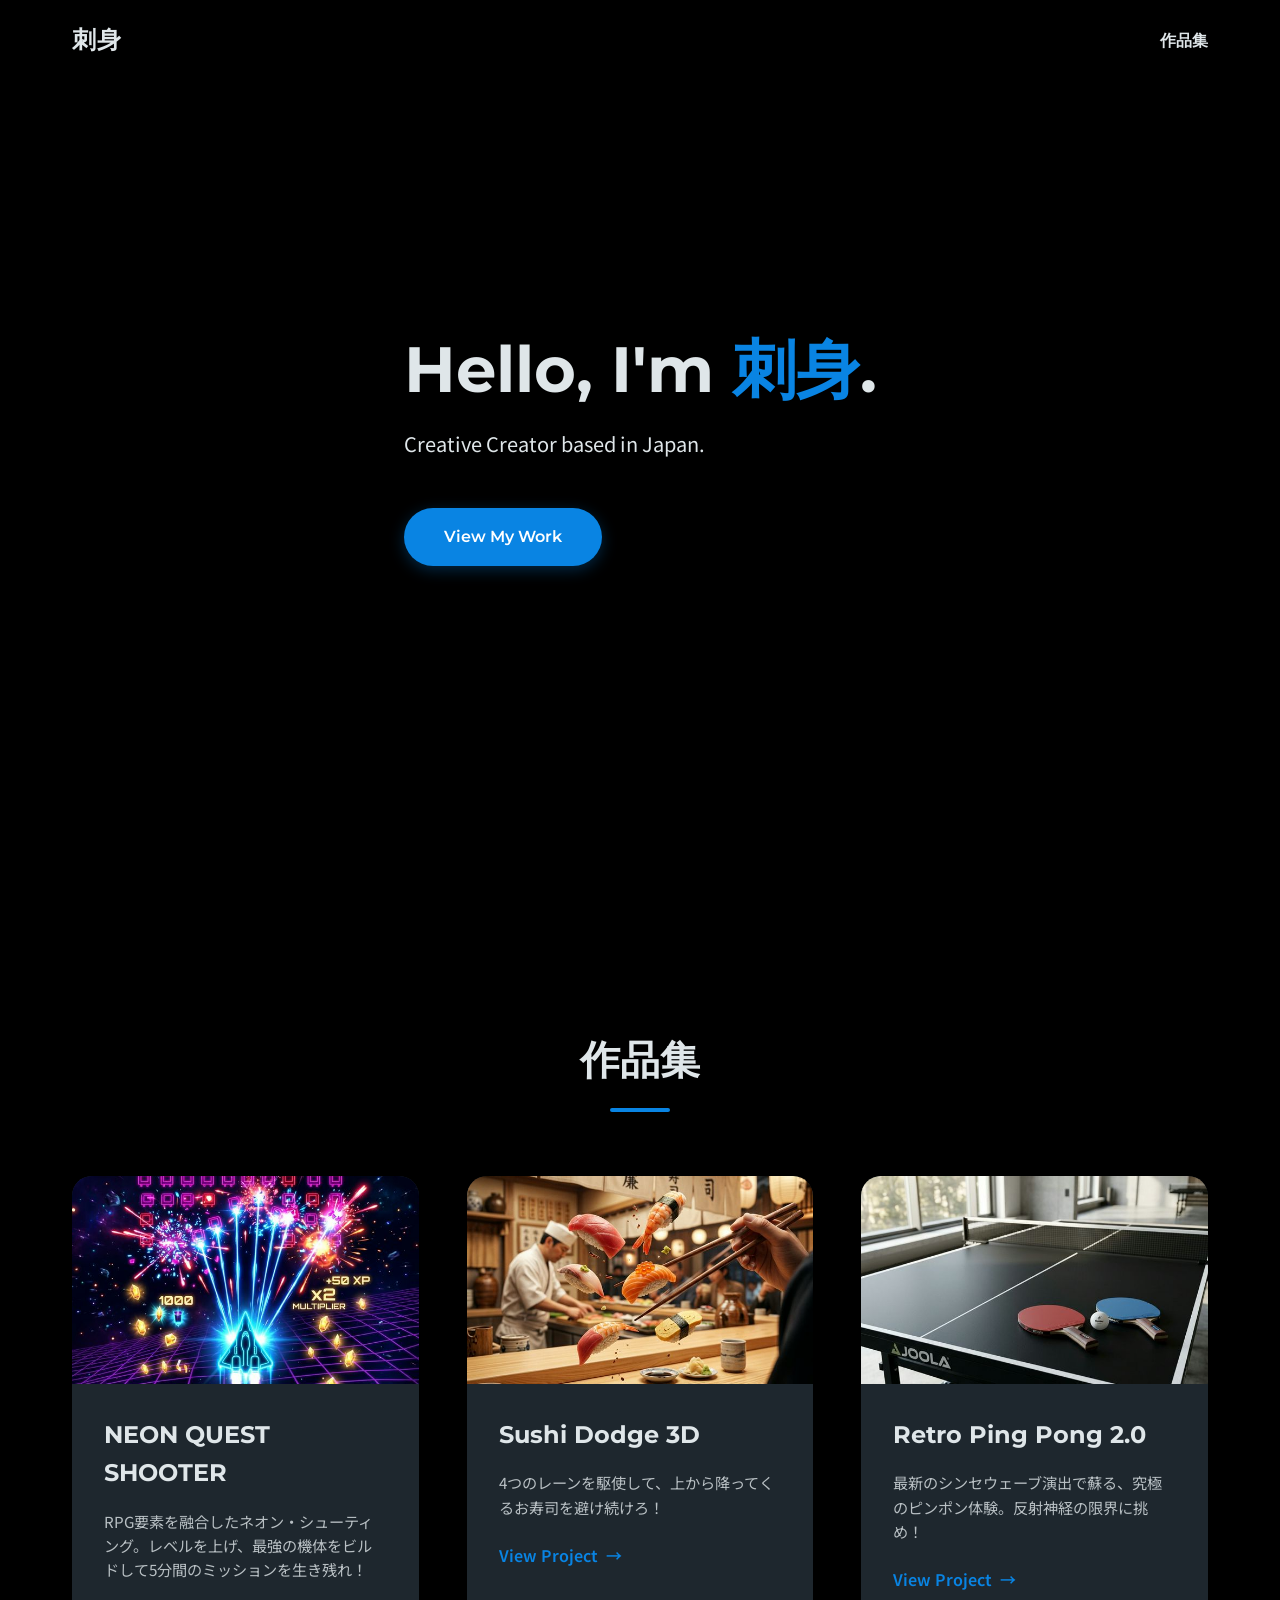
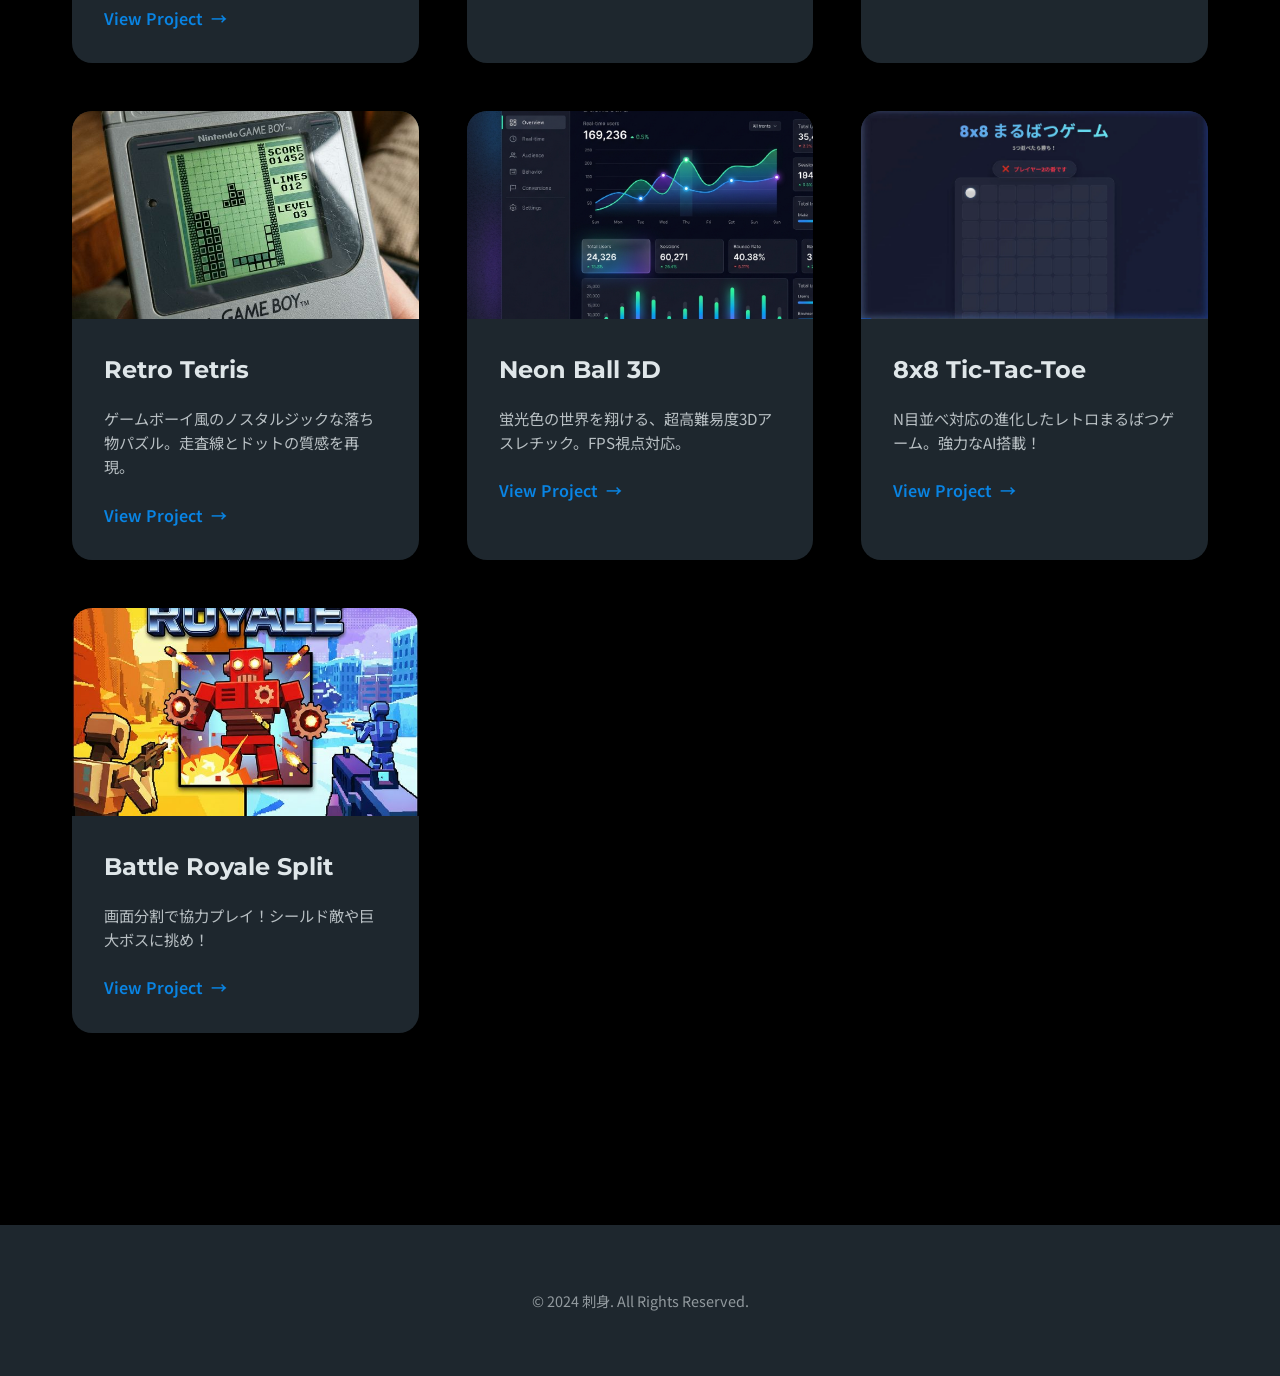
<file: index.html>
<!DOCTYPE html>
<html lang="ja">

<head>
    <meta charset="UTF-8">
    <meta name="viewport" content="width=device-width, initial-scale=1.0">
    <title>刺身 - Portfolio</title>
    <meta name="description" content="クリエイター 刺身のポートフォリオサイトです。">
    <link rel="preconnect" href="https://fonts.googleapis.com">
    <link rel="preconnect" href="https://fonts.gstatic.com" crossorigin>
    <link
        href="https://fonts.googleapis.com/css2?family=Noto+Sans+JP:wght@400;700&family=Montserrat:wght@700&display=swap"
        rel="stylesheet">
    <style>
        /* Reset & Base Styles */
        :root {
            --primary-color: #2D3436;
            --accent-color: #0984e3;
            --text-color: #dfe6e9;
            --bg-color: #000000;
            --card-bg: #1e272e;
            --nav-bg: rgba(0, 0, 0, 0.95);
            --shadow: 0 10px 30px rgba(0, 0, 0, 0.1);
            --transition: all 0.3s cubic-bezier(0.25, 0.8, 0.25, 1);
            --font-heading: 'Montserrat', sans-serif;
            --font-body: 'Noto Sans JP', sans-serif;
        }

        @media (prefers-color-scheme: dark) {
            :root {
                --primary-color: #dfe6e9;
                --accent-color: #74b9ff;
                --text-color: #dfe6e9;
                --bg-color: #1e272e;
                --card-bg: #2d3436;
                --nav-bg: rgba(30, 39, 46, 0.95);
                --shadow: 0 10px 30px rgba(0, 0, 0, 0.3);
            }
        }

        * {
            margin: 0;
            padding: 0;
            box-sizing: border-box;
        }

        html {
            scroll-behavior: smooth;
        }

        body {
            font-family: var(--font-body);
            color: var(--text-color);
            background-color: var(--bg-color);
            line-height: 1.6;
            opacity: 0;
            animation: fadeIn 1s ease-out forwards;
        }

        @keyframes fadeIn {
            to {
                opacity: 1;
            }
        }

        a {
            text-decoration: none;
            color: inherit;
            transition: var(--transition);
        }

        ul {
            list-style: none;
        }

        img {
            max-width: 100%;
            display: block;
        }

        /* Container */
        .container {
            max-width: 1200px;
            margin: 0 auto;
            padding: 0 2rem;
        }

        /* Header */
        .header {
            position: fixed;
            top: 0;
            left: 0;
            width: 100%;
            z-index: 1000;
            background-color: var(--nav-bg);
            backdrop-filter: blur(10px);
            box-shadow: 0 2px 10px rgba(0, 0, 0, 0.05);
        }

        .header__container {
            height: 80px;
            display: flex;
            justify-content: space-between;
            align-items: center;
        }

        .logo {
            font-family: var(--font-heading);
            font-size: 1.5rem;
            font-weight: 700;
            letter-spacing: 1px;
            color: var(--text-color);
        }

        .nav__list {
            display: flex;
            gap: 2rem;
        }

        .nav__link {
            font-family: var(--font-heading);
            font-weight: 600;
            position: relative;
            padding: 0.5rem 0;
        }

        .nav__link::after {
            content: '';
            position: absolute;
            bottom: 0;
            left: 0;
            width: 0;
            height: 2px;
            background-color: var(--accent-color);
            transition: var(--transition);
        }

        .nav__link:hover::after {
            width: 100%;
        }

        /* Hero Section */
        .hero {
            height: 100vh;
            display: flex;
            align-items: center;
            position: relative;
            overflow: hidden;
        }

        .hero__container {
            position: relative;
            z-index: 1;
            max-width: 800px;
        }

        .hero__title {
            font-family: var(--font-heading);
            font-size: 4rem;
            font-weight: 700;
            line-height: 1.1;
            margin-bottom: 1.5rem;
            opacity: 0;
            transform: translateY(30px);
            animation: slideUp 0.8s ease-out 0.2s forwards;
        }

        .highlight {
            color: var(--accent-color);
            position: relative;
            display: inline-block;
        }

        .hero__subtitle {
            font-size: 1.25rem;
            margin-bottom: 3rem;
            opacity: 0.8;
            opacity: 0;
            transform: translateY(30px);
            animation: slideUp 0.8s ease-out 0.4s forwards;
        }

        .btn {
            display: inline-block;
            padding: 1rem 2.5rem;
            background-color: var(--accent-color);
            color: #fff;
            border-radius: 50px;
            font-weight: 600;
            font-family: var(--font-heading);
            box-shadow: 0 4px 15px rgba(9, 132, 227, 0.3);
            opacity: 0;
            transform: translateY(30px);
            animation: slideUp 0.8s ease-out 0.6s forwards;
        }

        .btn:hover {
            transform: translateY(-2px);
            box-shadow: 0 8px 25px rgba(9, 132, 227, 0.4);
        }

        @keyframes slideUp {
            to {
                opacity: 1;
                transform: translateY(0);
            }
        }

        /* Section Common */
        .section {
            padding: 8rem 0;
        }

        .section__title {
            font-family: var(--font-heading);
            font-size: 2.5rem;
            text-align: center;
            margin-bottom: 4rem;
            position: relative;
        }

        .section__title::after {
            content: '';
            display: block;
            width: 60px;
            height: 4px;
            background-color: var(--accent-color);
            margin: 1rem auto 0;
            border-radius: 2px;
        }

        /* Portfolio Section */
        .portfolio__grid {
            display: grid;
            grid-template-columns: repeat(auto-fit, minmax(320px, 1fr));
            gap: 3rem;
        }

        .portfolio-item {
            background-color: var(--card-bg);
            border-radius: 20px;
            overflow: hidden;
            box-shadow: var(--shadow);
            transition: var(--transition);
            opacity: 0;
            transform: translateY(30px);
        }

        .portfolio-item.visible {
            opacity: 1;
            transform: translateY(0);
        }

        .portfolio-item:hover {
            transform: translateY(-10px);
            box-shadow: 0 20px 40px rgba(0, 0, 0, 0.2);
        }

        .portfolio__image-wrapper {
            position: relative;
            padding-top: 60%;
            /* Aspect ratio */
            overflow: hidden;
        }

        .portfolio__image {
            position: absolute;
            top: 0;
            left: 0;
            width: 100%;
            height: 100%;
            object-fit: cover;
            transition: transform 0.5s ease;
        }

        .portfolio-item:hover .portfolio__image {
            transform: scale(1.05);
        }

        .portfolio__content {
            padding: 2rem;
        }

        .portfolio__title {
            font-family: var(--font-heading);
            font-size: 1.5rem;
            margin-bottom: 1rem;
            color: var(--text-color);
        }

        .portfolio__desc {
            font-size: 0.95rem;
            opacity: 0.8;
            margin-bottom: 1.5rem;
        }

        .portfolio__link {
            display: inline-flex;
            align-items: center;
            font-weight: 600;
            color: var(--accent-color);
        }

        .portfolio__link span {
            margin-left: 0.5rem;
            transition: transform 0.3s;
        }

        .portfolio__link:hover span {
            transform: translateX(5px);
        }

        /* Footer */
        .footer {
            padding: 4rem 0;
            background-color: var(--card-bg);
            margin-top: 4rem;
        }

        .footer__text {
            text-align: center;
            opacity: 0.6;
            font-size: 0.9rem;
        }

        /* Responsive */
        @media (max-width: 768px) {
            .hero__title {
                font-size: 3rem;
            }

            .section {
                padding: 5rem 0;
            }

            .portfolio__grid {
                grid-template-columns: 1fr;
            }
        }
    </style>
</head>

<body>
    <header class="header">
        <div class="container header__container">
            <a href="#" class="logo">刺身</a>
            <nav class="nav">
                <ul class="nav__list">
                    <li class="nav__item"><a href="#portfolio" class="nav__link">作品集</a></li>
                </ul>
            </nav>
        </div>
    </header>

    <main>
        <section class="hero">
            <div class="container hero__container">
                <h1 class="hero__title">Hello, I'm <span class="highlight">刺身</span>.</h1>
                <p class="hero__subtitle">Creative Creator based in Japan.</p>
                <a href="#portfolio" class="btn">View My Work</a>
            </div>
        </section>



        <section id="portfolio" class="section portfolio">
            <div class="container">
                <h2 class="section__title">作品集</h2>
                <div id="portfolio-grid" class="portfolio__grid">
                    <!-- Portfolio items will be inserted here by JavaScript -->
                </div>
            </div>
        </section>


    </main>

    <footer class="footer">
        <div class="container footer__container">
            <p class="footer__text">&copy; 2024 刺身. All Rights Reserved.</p>
        </div>
    </footer>

    <script>
        const portfolioItems = [
            {
                title: "NEON QUEST SHOOTER",
                description: "RPG要素を融合したネオン・シューティング。レベルを上げ、最強の機体をビルドして5分間のミッションを生き残れ！",
                image: "rpg_shooter_thumb.png",
                link: "rpg-shooter.html"
            },
            {
                title: "Sushi Dodge 3D",
                description: "4つのレーンを駆使して、上から降ってくるお寿司を避け続けろ！",
                image: "sushi-dodge_thumb.webp",
                link: "sushi-dodge/index.html"
            },
            {
                title: "Retro Ping Pong 2.0",
                description: "最新のシンセウェーブ演出で蘇る、究極のピンポン体験。反射神経の限界に挑め！",
                image: "pingpong_thumb.png",
                link: "pingpong.html"
            },
            {
                title: "Retro Tetris",
                description: "ゲームボーイ風のノスタルジックな落ち物パズル。走査線とドットの質感を再現。",
                image: "tetris_thumb.png",
                link: "tetris.html"
            },
            {
                title: "Neon Ball 3D",
                description: "蛍光色の世界を翔ける、超高難易度3Dアスレチック。FPS視点対応。",
                image: "portfolio-1.png",
                link: "athletic3d.html"
            },
            {
                title: "8x8 Tic-Tac-Toe",
                description: "N目並べ対応の進化したレトロまるばつゲーム。強力なAI搭載！",
                image: "8x8-tic-tac-toe_thumb.webp",
                link: "8x8-tic-tac-toe/index.html"
            },
            {
                title: "Battle Royale Split",
                description: "画面分割で協力プレイ！シールド敵や巨大ボスに挑め！",
                image: "battle_royale_thumb.png",
                link: "battle_royale.html"
            }
        ];

        const portfolioGrid = document.getElementById('portfolio-grid');

        function renderPortfolio() {
            portfolioItems.forEach((item, index) => {
                const card = document.createElement('article');
                card.className = 'portfolio-item';
                card.style.transitionDelay = `${index * 0.1}s`; // Staggered animation

                card.innerHTML = `
                    <a href="${item.link}" class="portfolio__link-wrapper">
                        <div class="portfolio__image-wrapper">
                            <img src="${item.image}" alt="${item.title}" class="portfolio__image" loading="lazy">
                        </div>
                        <div class="portfolio__content">
                            <h3 class="portfolio__title">${item.title}</h3>
                            <p class="portfolio__desc">${item.description}</p>
                            <span class="portfolio__link">View Project <span>&rarr;</span></span>
                        </div>
                    </a>
                `;

                portfolioGrid.appendChild(card);
            });
        }

        // Intersection Observer for scroll animations
        const observerOptions = {
            threshold: 0.1,
            rootMargin: "0px 0px -50px 0px"
        };

        const observer = new IntersectionObserver((entries) => {
            entries.forEach(entry => {
                if (entry.isIntersecting) {
                    entry.target.classList.add('visible');
                    observer.unobserve(entry.target); // Animate only once
                }
            });
        }, observerOptions);

        // Initialize
        document.addEventListener('DOMContentLoaded', () => {
            renderPortfolio();

            // Observe all portfolio items
            const cards = document.querySelectorAll('.portfolio-item');
            cards.forEach(card => observer.observe(card));

        });
    </script>
</body>

</html>
</file>
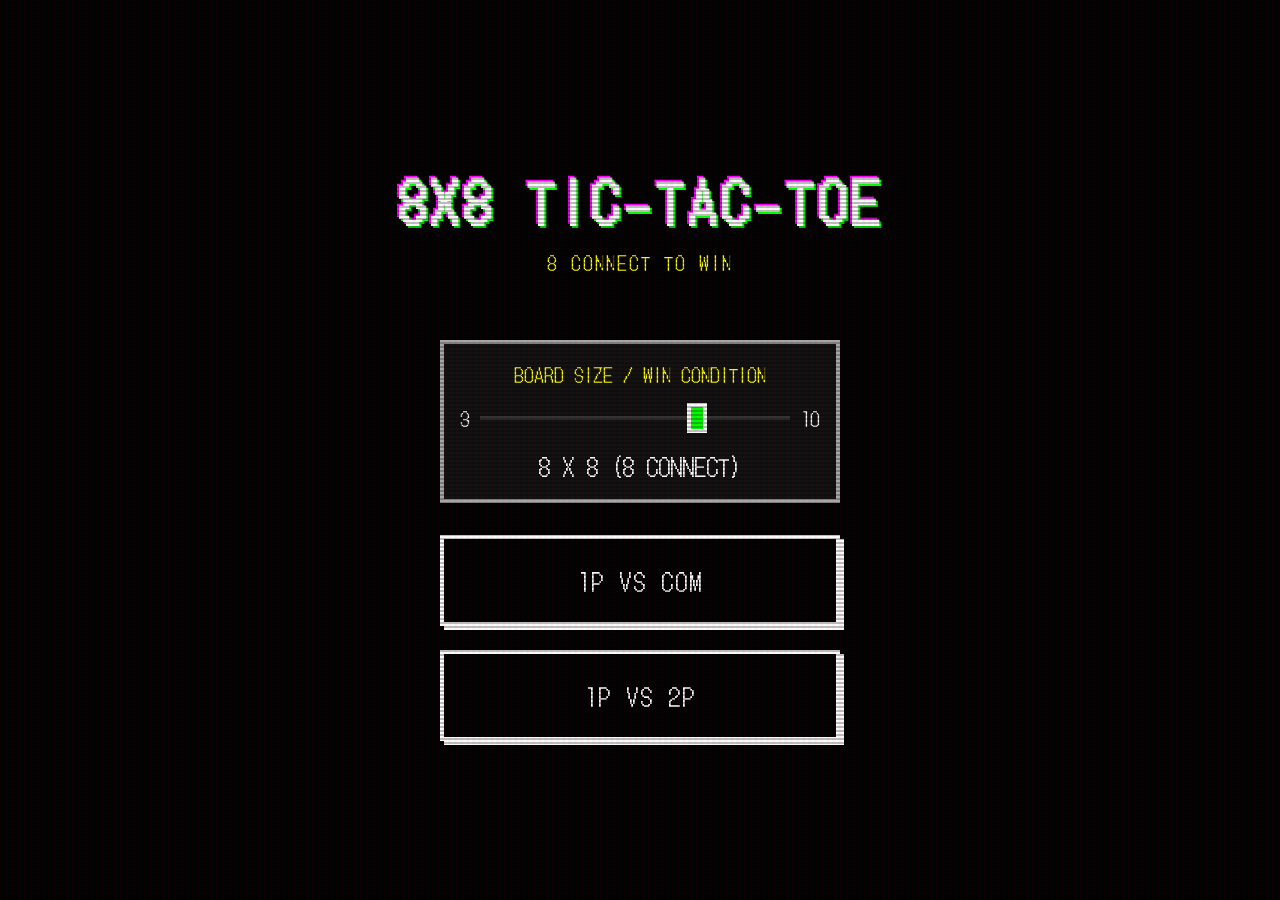
<file: 8x8-tic-tac-toe/index.html>
<!DOCTYPE html>
<html lang="ja">

<head>
    <meta charset="UTF-8">
    <meta name="viewport" content="width=device-width, initial-scale=1.0">
    <title>8x8 RETRO TIC-TAC-TOE</title>
    <link rel="preconnect" href="https://fonts.googleapis.com">
    <link rel="preconnect" href="https://fonts.gstatic.com" crossorigin>
    <link href="https://fonts.googleapis.com/css2?family=DotGothic16&display=swap" rel="stylesheet">
    <link rel="stylesheet" href="style.css">
</head>

<body>
    <div class="crt-overlay"></div>
    <div class="app-container">
        <header>
            <h1><span id="headerSizeText">8</span>x<span id="headerSizeText2">8</span> TIC-TAC-TOE</h1>
            <p class="subtitle blink"><span id="headerWinText">8</span> CONNECT TO WIN</p>
        </header>

        <!-- スタート画面（モード選択） -->
        <div id="startScreen" class="start-screen">
            <div class="size-selector-container">
                <label for="sizeSelector">BOARD SIZE / WIN CONDITION</label>
                <div class="slider-wrapper">
                    <span>3</span>
                    <input type="range" id="sizeSelector" min="3" max="10" value="8" class="retro-slider">
                    <span>10</span>
                </div>
                <div class="current-size" id="currentSizeDisplay">8 x 8 (8 CONNECT)</div>
            </div>

            <div class="menu-options">
                <button id="btnPvc" class="btn-primary menu-btn">1P VS COM</button>
                <button id="btnPvp" class="btn-primary menu-btn">1P VS 2P</button>
            </div>
        </div>

        <!-- ゲーム画面 -->
        <main id="gameScreen" class="hidden">
            <button id="homeButton" class="home-btn" title="Back to Menu">🏠</button>
            <div class="game-info">
                <div class="turn-indicator" id="turnIndicator">
                    <span class="player-icon" id="currentPlayerIcon">1P</span>
                    <span class="turn-text" id="turnText">TURN</span>
                </div>
            </div>

            <div class="board-container">
                <div class="board" id="board">
                    <!-- JSで自動生成 -->
                </div>
            </div>

            <div class="controls">
                <button id="resetButton" class="btn-primary">RESET / 1 COIN</button>
            </div>
        </main>

        <!-- 勝利時等のモーダル -->
        <div class="modal-overlay" id="resultModal">
            <div class="modal-content retro-panel">
                <h2 id="resultTitle">PLAYER 1 WINS!</h2>
                <p id="resultMessage">CONGRATULATIONS!</p>
                <button id="playAgainButton" class="btn-primary">CONTINUE? 9</button>
            </div>
        </div>
    </div>

    <script src="script.js"></script>
</body>

</html>
</file>
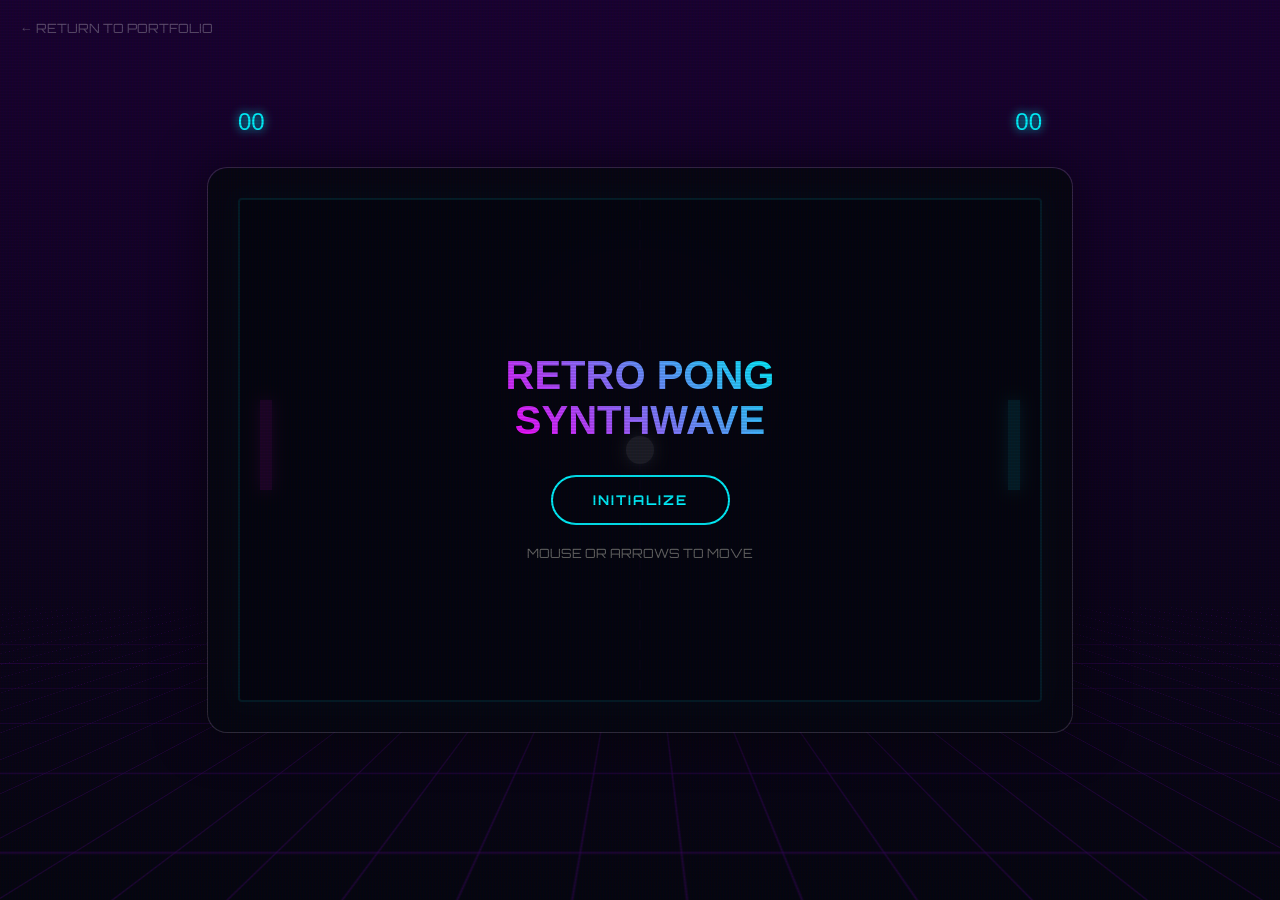
<file: pingpong.html>
<!DOCTYPE html>
<html lang="ja">
<head>
    <meta charset="UTF-8">
    <meta name="viewport" content="width=device-width, initial-scale=1.0">
    <title>RETRO PONG 2.0 - SYNTHWAVE</title>
    <link href="https://fonts.googleapis.com/css2?family=Syncopate:wght@700&family=Orbitron:wght@400;700&display=swap" rel="stylesheet">
    <style>
        :root {
            --neon-pink: #ff00ff;
            --neon-cyan: #00f3ff;
            --neon-purple: #9d00ff;
            --bg-dark: #050510;
            --glass: rgba(255, 255, 255, 0.05);
        }

        body {
            margin: 0;
            padding: 0;
            background-color: var(--bg-dark);
            color: #fff;
            font-family: 'Orbitron', sans-serif;
            overflow: hidden;
            display: flex;
            justify-content: center;
            align-items: center;
            height: 100vh;
        }

        /* シンセウェーブ背景 */
        .synth-bg {
            position: fixed;
            top: 0; left: 0; width: 100%; height: 100%;
            z-index: -1;
            background: linear-gradient(to bottom, #1a0033 0%, #050510 100%);
            overflow: hidden;
        }

        .grid-floor {
            position: absolute;
            bottom: 0; width: 200%; height: 50%;
            left: -50%;
            background-image: 
                linear-gradient(transparent 0%, var(--neon-purple) 2%, transparent 3%),
                linear-gradient(90deg, transparent 0%, var(--neon-purple) 2%, transparent 3%);
            background-size: 50px 50px;
            transform: perspective(300px) rotateX(60deg);
            animation: gridScroll 2s linear infinite;
            opacity: 0.3;
        }

        @keyframes gridScroll {
            from { background-position: 0 0; }
            to { background-position: 0 50px; }
        }

        .neon-sun {
            position: absolute;
            bottom: 40%; left: 50%;
            transform: translateX(-50%);
            width: 300px; height: 300px;
            background: linear-gradient(to bottom, #ff00ff, #ffee00);
            border-radius: 50%;
            box-shadow: 0 0 100px #ff00ff88;
            opacity: 0.2;
            mask-image: linear-gradient(to bottom, black 70%, transparent 100%);
        }

        /* メインコンテナ */
        .game-wrapper {
            position: relative;
            background: var(--glass);
            backdrop-filter: blur(15px);
            border: 1px solid rgba(255, 255, 255, 0.1);
            border-radius: 20px;
            padding: 30px;
            box-shadow: 0 0 50px rgba(0, 0, 0, 0.5);
        }

        canvas {
            display: block;
            background: rgba(0, 0, 0, 0.7);
            border: 2px solid var(--neon-cyan);
            border-radius: 4px;
            box-shadow: 0 0 20px rgba(0, 243, 255, 0.2);
        }

        /* スコア表示 */
        .score-container {
            position: absolute;
            top: -60px;
            width: calc(100% - 60px);
            display: flex;
            justify-content: space-between;
            font-family: 'Syncopate', sans-serif;
            font-size: 1.5rem;
            color: var(--neon-cyan);
            text-shadow: 0 0 10px var(--neon-cyan);
        }

        /* オーバーレイ */
        .overlay {
            position: absolute;
            top: 0; left: 0; width: 100%; height: 100%;
            background: rgba(5, 5, 16, 0.9);
            display: flex;
            flex-direction: column;
            justify-content: center;
            align-items: center;
            z-index: 100;
            border-radius: 20px;
        }

        .hidden { display: none !important; }

        h1 {
            font-family: 'Syncopate', sans-serif;
            font-size: 2.5rem;
            background: linear-gradient(45deg, var(--neon-pink), var(--neon-cyan));
            -webkit-background-clip: text;
            background-clip: text;
            -webkit-text-fill-color: transparent;
            margin-bottom: 2rem;
            text-align: center;
        }

        .btn {
            background: transparent;
            border: 2px solid var(--neon-cyan);
            color: var(--neon-cyan);
            padding: 15px 40px;
            border-radius: 50px;
            font-family: 'Orbitron', sans-serif;
            font-weight: 700;
            cursor: pointer;
            transition: 0.3s;
            text-transform: uppercase;
            letter-spacing: 2px;
        }

        .btn:hover {
            background: var(--neon-cyan);
            color: #000;
            box-shadow: 0 0 30px var(--neon-cyan);
        }

        .back-link {
            position: fixed;
            top: 20px; left: 20px;
            color: rgba(255,255,255,0.3);
            text-decoration: none;
            font-size: 0.8rem;
        }
        .back-link:hover { color: var(--neon-cyan); }

        /* CRTフィルター */
        .crt-overlay {
            position: fixed;
            top: 0; left: 0; width: 100%; height: 100%;
            background: linear-gradient(rgba(18, 16, 16, 0) 50%, rgba(0, 0, 0, 0.1) 50%), 
                        linear-gradient(90deg, rgba(255, 0, 0, 0.03), rgba(0, 255, 0, 0.01), rgba(0, 0, 255, 0.03));
            background-size: 100% 3px, 3px 100%;
            pointer-events: none;
            z-index: 1000;
        }
    </style>
</head>
<body>
    <div class="synth-bg">
        <div class="grid-floor"></div>
        <div class="neon-sun"></div>
    </div>
    <div class="crt-overlay"></div>
    
    <a href="index.html" class="back-link">← RETURN TO PORTFOLIO</a>

    <div class="game-wrapper">
        <div class="score-container">
            <div id="p1-score">00</div>
            <div id="p2-score">00</div>
        </div>
        
        <canvas id="pong" width="800" height="500"></canvas>

        <div id="start-overlay" class="overlay">
            <h1>RETRO PONG<br>SYNTHWAVE</h1>
            <button id="start-btn" class="btn">INITIALIZE</button>
            <p style="margin-top: 20px; color: #666; font-size: 0.8rem;">MOUSE OR ARROWS TO MOVE</p>
        </div>

        <div id="game-over-overlay" class="overlay hidden">
            <h1 id="result-msg">VICTORY</h1>
            <button id="restart-btn" class="btn">REBOOT</button>
        </div>
    </div>

    <script>
        const canvas = document.getElementById('pong');
        const ctx = canvas.getContext('2d');

        const P1_COLOR = '#ff00ff';
        const P2_COLOR = '#00f3ff';
        const BALL_COLOR = '#fff';

        let gameRunning = false;
        let p1Score = 0;
        let p2Score = 0;
        const WIN_SCORE = 7;

        let particles = [];
        let trails = [];
        let shakeAmount = 0;

        const ball = {
            x: 400, y: 250,
            radius: 14,
            vx: 5, vy: 5,
            speed: 7
        };

        const p1 = {
            x: 20, y: 200,
            w: 12, h: 90,
            targetY: 200
        };

        const p2 = {
            x: 768, y: 200,
            w: 12, h: 90,
            targetY: 200
        };

        function createParticles(x, y, color) {
            for (let i = 0; i < 15; i++) {
                particles.push({
                    x, y,
                    vx: (Math.random() - 0.5) * 10,
                    vy: (Math.random() - 0.5) * 10,
                    life: 1.0,
                    color: color
                });
            }
        }

        function draw() {
            // Apply Screen Shake
            ctx.save();
            if (shakeAmount > 0) {
                ctx.translate((Math.random() - 0.5) * shakeAmount, (Math.random() - 0.5) * shakeAmount);
                shakeAmount *= 0.9;
                if (shakeAmount < 0.1) shakeAmount = 0;
            }

            // Clear
            ctx.fillStyle = 'rgba(5, 5, 16, 0.4)'; // Motion blur effect
            ctx.fillRect(0, 0, canvas.width, canvas.height);

            // Center Net
            ctx.setLineDash([10, 10]);
            ctx.strokeStyle = 'rgba(157, 0, 255, 0.2)';
            ctx.lineWidth = 2;
            ctx.beginPath();
            ctx.moveTo(400, 0); ctx.lineTo(400, 500);
            ctx.stroke();
            ctx.setLineDash([]);

            // Draw Trails
            trails.forEach((t, i) => {
                ctx.globalAlpha = t.life;
                ctx.fillStyle = BALL_COLOR;
                ctx.beginPath();
                ctx.arc(t.x, t.y, ball.radius * t.life, 0, Math.PI*2);
                ctx.fill();
                t.life -= 0.05;
            });
            trails = trails.filter(t => t.life > 0);

            // Draw Paddles
            ctx.shadowBlur = 15;
            
            ctx.fillStyle = P1_COLOR;
            ctx.shadowColor = P1_COLOR;
            ctx.fillRect(p1.x, p1.y, p1.w, p1.h);

            ctx.fillStyle = P2_COLOR;
            ctx.shadowColor = P2_COLOR;
            ctx.fillRect(p2.x, p2.y, p2.w, p2.h);

            // Draw Ball
            ctx.fillStyle = BALL_COLOR;
            ctx.shadowColor = BALL_COLOR;
            ctx.beginPath();
            ctx.arc(ball.x, ball.y, ball.radius, 0, Math.PI*2);
            ctx.fill();

            // Draw Particles
            ctx.shadowBlur = 0;
            particles.forEach((p, i) => {
                ctx.globalAlpha = p.life;
                ctx.fillStyle = p.color;
                ctx.fillRect(p.x, p.y, 3, 3);
                p.x += p.vx;
                p.y += p.vy;
                p.life -= 0.02;
            });
            particles = particles.filter(p => p.life > 0);
            ctx.globalAlpha = 1.0;

            ctx.restore();
        }

        function update() {
            if (!gameRunning) return;

            // Move Ball
            ball.x += ball.vx;
            ball.y += ball.vy;

            // Add trails
            trails.push({x: ball.x, y: ball.y, life: 0.5});

            // Wall Collision
            if (ball.y < 0 || ball.y > canvas.height) {
                ball.vy *= -1;
                createParticles(ball.x, ball.y, '#fff');
                shakeAmount = 3;
            }

            // Simple AI
            let aiSpeed = 0.08 + (p1Score / 20); // Scale with player score
            p2.y += (ball.y - (p2.y + p2.h/2)) * aiSpeed;

            // Player follow targetY (Direct follow for better responsiveness)
            p1.y += (p1.targetY - (p1.y + p1.h/2));

            // Paddle bounds
            p1.y = Math.max(0, Math.min(canvas.height - p1.h, p1.y));
            p2.y = Math.max(0, Math.min(canvas.height - p2.h, p2.y));

            // Collision Detection
            let paddle = (ball.x < 400) ? p1 : p2;
            if (ball.x + ball.radius > paddle.x && ball.x - ball.radius < paddle.x + paddle.w &&
                ball.y + ball.radius > paddle.y && ball.y - ball.radius < paddle.y + paddle.h) {
                
                let collidePoint = (ball.y - (paddle.y + paddle.h/2)) / (paddle.h/2);
                let angle = collidePoint * (Math.PI / 4);
                let dir = (ball.x < 400) ? 1 : -1;

                ball.vx = dir * ball.speed * Math.cos(angle);
                ball.vy = ball.speed * Math.sin(angle);
                ball.speed += 0.3;

                createParticles(ball.x, ball.y, (ball.x < 400) ? P1_COLOR : P2_COLOR);
                shakeAmount = 8;
            }

            // Scoring
            if (ball.x < 0) {
                p2Score++;
                resetRound();
            } else if (ball.x > canvas.width) {
                p1Score++;
                resetRound();
            }

            if (p1Score >= WIN_SCORE || p2Score >= WIN_SCORE) {
                gameOver();
            }

            document.getElementById('p1-score').innerText = p1Score.toString().padStart(2, '0');
            document.getElementById('p2-score').innerText = p2Score.toString().padStart(2, '0');
        }

        function resetRound() {
            ball.x = 400; ball.y = 250;
            ball.speed = 7;
            ball.vx = (Math.random() > 0.5 ? 1 : -1) * ball.speed;
            ball.vy = (Math.random() - 0.5) * 6;
            shakeAmount = 15;
        }

        function gameLoop() {
            update();
            draw();
            if (gameRunning) requestAnimationFrame(gameLoop);
        }

        function startGame() {
            p1Score = p2Score = 0;
            gameRunning = true;
            document.getElementById('start-overlay').classList.add('hidden');
            document.getElementById('game-over-overlay').classList.add('hidden');
            resetRound();
            gameLoop();
        }

        function gameOver() {
            gameRunning = false;
            const won = p1Score >= WIN_SCORE;
            document.getElementById('result-msg').innerText = won ? "VICTORY" : "GAME OVER";
            document.getElementById('result-msg').style.background = won ? "linear-gradient(45deg, #00f3ff, #00ff00)" : "linear-gradient(45deg, #ff00ff, #ff0000)";
            document.getElementById('result-msg').style.webkitBackgroundClip = "text";
            document.getElementById('game-over-overlay').classList.remove('hidden');
        }

        // Controls
        canvas.addEventListener('mousemove', e => {
            const rect = canvas.getBoundingClientRect();
            p1.targetY = e.clientY - rect.top;
        });

        document.addEventListener('keydown', e => {
            if (e.key === 'ArrowUp') p1.targetY -= 50;
            if (e.key === 'ArrowDown') p1.targetY += 50;
        });

        document.getElementById('start-btn').onclick = startGame;
        document.getElementById('restart-btn').onclick = startGame;

        // Init draw
        draw();
    </script>
</body>
</html>
</file>
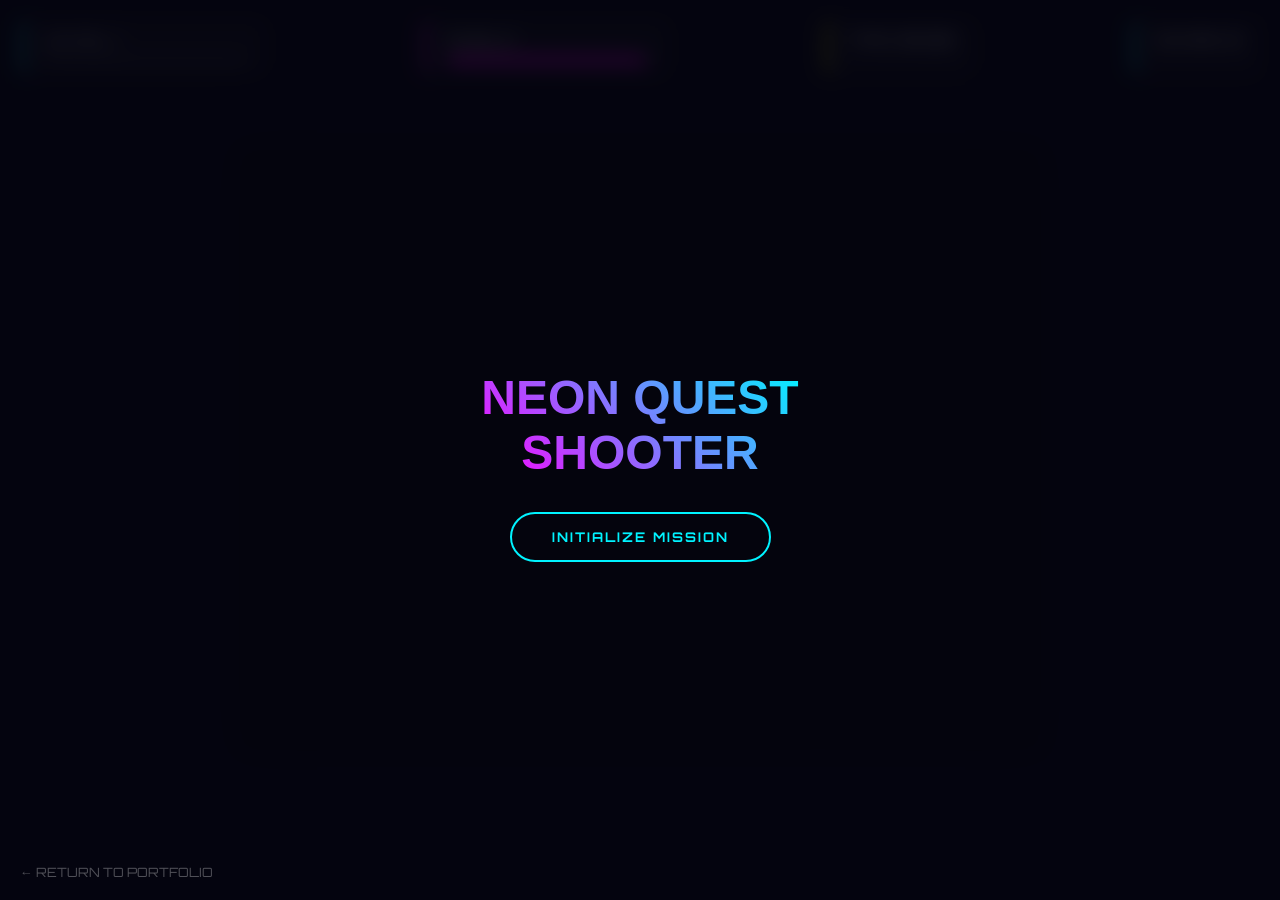
<file: rpg-shooter.html>
<!DOCTYPE html>
<html lang="ja">
<head>
    <meta charset="UTF-8">
    <meta name="viewport" content="width=device-width, initial-scale=1.0">
    <title>NEON QUEST SHOOTER - RPG SHOOTING</title>
    <link href="https://fonts.googleapis.com/css2?family=Orbitron:wght@400;700&family=Syncopate:wght@700&display=swap" rel="stylesheet">
    <style>
        :root {
            --neon-pink: #ff00ff;
            --neon-cyan: #00f3ff;
            --neon-yellow: #ffff00;
            --neon-purple: #9d00ff;
            --bg-dark: #050510;
        }

        body {
            margin: 0;
            padding: 0;
            background-color: var(--bg-dark);
            color: #fff;
            font-family: 'Orbitron', sans-serif;
            overflow: hidden;
            display: flex;
            justify-content: center;
            align-items: center;
            height: 100vh;
        }

        canvas {
            display: block;
            background: radial-gradient(circle, #1a0033 0%, #050510 100%);
            box-shadow: 0 0 50px rgba(0, 0, 0, 0.5);
            cursor: none;
        }

        /* UI Overlays */
        .overlay {
            position: absolute;
            top: 0; left: 0; width: 100%; height: 100%;
            display: flex;
            flex-direction: column;
            justify-content: center;
            align-items: center;
            background: rgba(5, 5, 16, 0.85);
            z-index: 100;
            backdrop-filter: blur(10px);
        }

        .hidden { display: none !important; }

        h1 {
            font-family: 'Syncopate', sans-serif;
            font-size: 3rem;
            background: linear-gradient(45deg, var(--neon-pink), var(--neon-cyan));
            -webkit-background-clip: text;
            -webkit-text-fill-color: transparent;
            margin-bottom: 2rem;
            text-align: center;
        }

        .btn {
            background: transparent;
            border: 2px solid var(--neon-cyan);
            color: var(--neon-cyan);
            padding: 15px 40px;
            border-radius: 50px;
            font-family: inherit;
            font-weight: 700;
            cursor: pointer;
            transition: 0.3s;
            text-transform: uppercase;
            letter-spacing: 2px;
        }

        .btn:hover {
            background: var(--neon-cyan);
            color: #000;
            box-shadow: 0 0 30px var(--neon-cyan);
        }

        /* Level Up UI */
        .upgrade-container {
            display: flex;
            gap: 20px;
            margin-top: 2rem;
        }

        .upgrade-card {
            width: 200px;
            background: rgba(255, 255, 255, 0.05);
            border: 1px solid rgba(255, 255, 255, 0.1);
            border-radius: 15px;
            padding: 20px;
            text-align: center;
            cursor: pointer;
            transition: 0.3s;
        }

        .upgrade-card:hover {
            background: rgba(0, 243, 255, 0.1);
            border-color: var(--neon-cyan);
            transform: translateY(-10px);
        }

        .upgrade-title {
            color: var(--neon-yellow);
            font-weight: 700;
            margin-bottom: 10px;
            font-size: 1.1rem;
        }

        .upgrade-desc {
            font-size: 0.8rem;
            color: #aaa;
        }

        /* HUD */
        #hud {
            position: absolute;
            top: 20px; left: 20px;
            pointer-events: none;
            width: calc(100% - 40px);
            display: flex;
            justify-content: space-between;
        }

        .stat-box {
            background: rgba(255, 255, 255, 0.05);
            padding: 10px 20px;
            border-radius: 10px;
            border-left: 4px solid var(--neon-cyan);
        }

        .progress-bar {
            width: 200px;
            height: 10px;
            background: rgba(255, 255, 255, 0.1);
            border-radius: 5px;
            overflow: hidden;
            margin-top: 5px;
        }

        #xp-bar-fill {
            height: 100%;
            background: var(--neon-yellow);
            width: 0%;
            transition: width 0.3s;
        }

        #hp-bar-fill {
            height: 100%;
            background: var(--neon-pink);
            width: 100%;
            transition: width 0.3s;
        }

        .back-link {
            position: fixed;
            bottom: 20px; left: 20px;
            color: rgba(255,255,255,0.3);
            text-decoration: none;
            font-size: 0.8rem;
            z-index: 200;
        }
    </style>
</head>
<body>
    <div id="hud">
        <div class="stat-box">
            <div>LEVEL <span id="lvl-val">1</span></div>
            <div class="progress-bar"><div id="xp-bar-fill"></div></div>
        </div>
        <div class="stat-box" style="border-left-color: var(--neon-pink);">
            <div>SHIELD</div>
            <div class="progress-bar"><div id="hp-bar-fill"></div></div>
        </div>
        <div class="stat-box" style="border-left-color: var(--neon-yellow);">
            <div>TIME: <span id="time-val">05:00</span></div>
        </div>
        <div class="stat-box" style="border-left-color: var(--neon-cyan);">
            <div>SCORE: <span id="score-val">0</span></div>
        </div>
    </div>

    <canvas id="game"></canvas>

    <div id="start-overlay" class="overlay">
        <h1>NEON QUEST<br>SHOOTER</h1>
        <button id="start-btn" class="btn">INITIALIZE MISSION</button>
    </div>

    <div id="level-up-overlay" class="overlay hidden">
        <h1>LEVEL UP!</h1>
        <p>CHOOSE AN UPGRADE</p>
        <div id="upgrades" class="upgrade-container"></div>
    </div>

    <div id="game-over-overlay" class="overlay hidden">
        <h1 id="end-title">MISSION FAILED</h1>
        <p>FINAL SCORE: <span id="final-score">0</span></p>
        <button id="restart-btn" class="btn">REBOOT</button>
    </div>

    <a href="index.html" class="back-link">← RETURN TO PORTFOLIO</a>

    <script>
        const canvas = document.getElementById('game');
        const ctx = canvas.getContext('2d');

        canvas.width = 800;
        canvas.height = 600;

        // Colors
        const P_COLOR = '#00f3ff';
        const E_COLOR = '#ff00ff';
        const XP_COLOR = '#ffff00';

        let gameRunning = false;
        let score = 0;
        let level = 1;
        let xp = 0;
        let nextXp = 100;
        let timeLeft = 300; // 5 minutes
        let lastTimeUpdate = 0;

        let player = {
            x: 400, y: 500,
            r: 15,
            hp: 3, maxHp: 3,
            fireRate: 300,
            lastFire: 0,
            bulletCount: 1,
            bulletSpeed: 7,
            bulletDmg: 1,
            shake: 0
        };

        let bullets = [];
        let enemies = [];
        let particles = [];
        let xpGems = [];
        let stars = Array.from({length: 100}, () => ({
            x: Math.random() * canvas.width,
            y: Math.random() * canvas.height,
            s: Math.random() * 2 + 1
        }));

        const UPGRADES = [
            { id: 'rate', title: 'FIRE RATE', desc: 'Increase shoot speed', icon: '⚡' },
            { id: 'dmg', title: 'POWER', desc: 'Increase bullet damage', icon: '🧨' },
            { id: 'multi', title: 'MULTI-SHOT', desc: 'Shoot extra bullets', icon: '🔱' },
            { id: 'hp', title: 'SHIELD+', desc: 'Increase max shield', icon: '🛡️' },
            { id: 'heal', title: 'REPAIR', desc: 'Restore some shield', icon: '🔧' }
        ];

        function spawnEnemy() {
            if (!gameRunning) return;
            const size = Math.random() * 20 + 20;
            enemies.push({
                x: Math.random() * (canvas.width - size),
                y: -size,
                w: size, h: size,
                hp: Math.floor(level * 0.5) + 1,
                maxHp: Math.floor(level * 0.5) + 1,
                speed: Math.random() * 1.5 + 1 + (level * 0.1)
            });
            setTimeout(spawnEnemy, Math.max(200, 1500 - (level * 50)));
        }

        function createParticles(x, y, color, count = 10) {
            for (let i = 0; i < count; i++) {
                particles.push({
                    x, y,
                    vx: (Math.random() - 0.5) * 8,
                    vy: (Math.random() - 0.5) * 8,
                    life: 1.0,
                    color: color
                });
            }
        }

        function drawPlayer() {
            ctx.save();
            ctx.translate(player.x, player.y);
            
            // Neon Glow
            ctx.shadowBlur = 15;
            ctx.shadowColor = P_COLOR;
            
            // Triangle Ship
            ctx.fillStyle = P_COLOR;
            ctx.beginPath();
            ctx.moveTo(0, -player.r);
            ctx.lineTo(player.r, player.r);
            ctx.lineTo(-player.r, player.r);
            ctx.closePath();
            ctx.fill();
            
            // Inner Core
            ctx.fillStyle = '#fff';
            ctx.beginPath();
            ctx.arc(0, 5, 5, 0, Math.PI*2);
            ctx.fill();

            ctx.restore();
        }

        function update() {
            if (!gameRunning) return;

            // Timer
            const now = Date.now();
            if (now - lastTimeUpdate >= 1000) {
                timeLeft--;
                lastTimeUpdate = now;
                if (timeLeft <= 0) gameWin();
            }

            // Background Stars
            stars.forEach(s => {
                s.y += s.s;
                if (s.y > canvas.height) s.y = 0;
            });

            // Player move to mouse
            // Mouse handling at end of script

            // Bullets
            if (now - player.lastFire > player.fireRate) {
                for (let i = 0; i < player.bulletCount; i++) {
                    const offset = (i - (player.bulletCount - 1) / 2) * 15;
                    bullets.push({x: player.x + offset, y: player.y - 20, vx: 0, shadow: P_COLOR});
                }
                player.lastFire = now;
            }

            bullets.forEach((b, index) => {
                b.y -= player.bulletSpeed;
                if (b.y < -50) bullets.splice(index, 1);
            });

            // Enemies
            enemies.forEach((e, i) => {
                e.y += e.speed;
                if (e.y > canvas.height) enemies.splice(i, 1);

                // Check collision with player
                const dx = e.x + e.w/2 - player.x;
                const dy = e.y + e.h/2 - player.y;
                if (Math.sqrt(dx*dx + dy*dy) < player.r + e.w/2) {
                    player.hp--;
                    player.shake = 20;
                    enemies.splice(i, 1);
                    createParticles(player.x, player.y, E_COLOR, 20);
                    if (player.hp <= 0) gameOver();
                }

                // Bullet hits enemy
                bullets.forEach((b, bi) => {
                    if (b.x > e.x && b.x < e.x + e.w && b.y > e.y && b.y < e.y + e.h) {
                        e.hp -= player.bulletDmg;
                        createParticles(b.x, b.y, '#fff', 5);
                        bullets.splice(bi, 1);
                        if (e.hp <= 0) {
                            score += 10;
                            createParticles(e.x + e.w/2, e.y + e.h/2, E_COLOR, 15);
                            xpGems.push({x: e.x + e.w/2, y: e.y + e.h/2});
                            enemies.splice(i, 1);
                        }
                    }
                });
            });

            // XP Gems
            xpGems.forEach((g, i) => {
                const dx = player.x - g.x;
                const dy = player.y - g.y;
                const dist = Math.sqrt(dx*dx+dy*dy);
                if (dist < 100) {
                    g.x += dx * 0.1;
                    g.y += dy * 0.1;
                }
                if (dist < player.r + 5) {
                    xp += 20;
                    xpGems.splice(i, 1);
                    if (xp >= nextXp) levelUp();
                }
            });

            // Particles
            particles.forEach((p, i) => {
                p.x += p.vx; p.y += p.vy;
                p.life -= 0.02;
                if (p.life <= 0) particles.splice(i, 1);
            });

            updateHUD();
        }

        function draw() {
            // Apply Screen Shake
            ctx.save();
            if (player.shake > 0) {
                ctx.translate((Math.random()-0.5)*player.shake, (Math.random()-0.5)*player.shake);
                player.shake *= 0.9;
            }

            // Clear
            ctx.fillStyle = gameRunning ? 'rgba(5, 5, 16, 0.3)' : 'var(--bg-dark)';
            ctx.fillRect(0, 0, canvas.width, canvas.height);

            // Objects
            ctx.fillStyle = '#fff';
            stars.forEach(s => ctx.fillRect(s.x, s.y, 1, 1));

            xpGems.forEach(g => {
                ctx.fillStyle = XP_COLOR;
                ctx.shadowBlur = 10; ctx.shadowColor = XP_COLOR;
                ctx.fillRect(g.x-3, g.y-3, 6, 6);
                ctx.shadowBlur = 0;
            });

            bullets.forEach(b => {
                ctx.fillStyle = P_COLOR;
                ctx.shadowBlur = 10; ctx.shadowColor = P_COLOR;
                ctx.fillRect(b.x-2, b.y-10, 4, 15);
                ctx.shadowBlur = 0;
            });

            enemies.forEach(e => {
                ctx.strokeStyle = E_COLOR;
                ctx.lineWidth = 2;
                ctx.shadowBlur = 10; ctx.shadowColor = E_COLOR;
                ctx.strokeRect(e.x, e.y, e.w, e.h);
                // HP bar for enemy
                ctx.fillStyle = E_COLOR;
                ctx.fillRect(e.x, e.y - 10, (e.hp/e.maxHp) * e.w, 3);
                ctx.shadowBlur = 0;
            });

            particles.forEach(p => {
                ctx.globalAlpha = p.life;
                ctx.fillStyle = p.color;
                ctx.fillRect(p.x, p.y, 3, 3);
            });
            ctx.globalAlpha = 1.0;

            if (gameRunning) drawPlayer();

            ctx.restore();
            requestAnimationFrame(draw);
        }

        function updateHUD() {
            document.getElementById('lvl-val').innerText = level;
            document.getElementById('score-val').innerText = score;
            document.getElementById('xp-bar-fill').style.width = (xp / nextXp * 100) + '%';
            document.getElementById('hp-bar-fill').style.width = (player.hp / player.maxHp * 100) + '%';
            
            const mins = Math.floor(timeLeft / 60);
            const secs = timeLeft % 60;
            document.getElementById('time-val').innerText = `${mins.toString().padStart(2, '0')}:${secs.toString().padStart(2, '0')}`;
        }

        function levelUp() {
            xp = 0;
            nextXp = Math.floor(nextXp * 1.5);
            level++;
            gameRunning = false;
            
            const overlay = document.getElementById('level-up-overlay');
            const container = document.getElementById('upgrades');
            container.innerHTML = '';
            
            // Randomly pick 3 upgrades
            const pool = [...UPGRADES];
            for (let i = 0; i < 3; i++) {
                const idx = Math.floor(Math.random() * pool.length);
                const up = pool.splice(idx, 1)[0];
                const card = document.createElement('div');
                card.className = 'upgrade-card';
                card.innerHTML = `
                    <div style="font-size: 2rem; margin-bottom: 10px;">${up.icon}</div>
                    <div class="upgrade-title">${up.title}</div>
                    <div class="upgrade-desc">${up.desc}</div>
                `;
                card.onclick = () => applyUpgrade(up.id);
                container.appendChild(card);
            }
            overlay.classList.remove('hidden');
        }

        function applyUpgrade(id) {
            if (id === 'rate') player.fireRate = Math.max(80, player.fireRate - 40);
            if (id === 'dmg') player.bulletDmg += 0.5;
            if (id === 'multi') player.bulletCount++;
            if (id === 'hp') { player.maxHp++; player.hp++; }
            if (id === 'heal') player.hp = Math.min(player.maxHp, player.hp + 2);
            
            document.getElementById('level-up-overlay').classList.add('hidden');
            gameRunning = true;
            spawnEnemy(); // Fix: Restart spawn loop
        }

        function gameWin() {
            gameRunning = false;
            const title = document.getElementById('end-title');
            title.innerText = "MISSION COMPLETE";
            title.style.background = "linear-gradient(45deg, var(--neon-cyan), var(--neon-yellow))";
            title.style.webkitBackgroundClip = "text";
            document.getElementById('final-score').innerText = score;
            document.getElementById('game-over-overlay').classList.remove('hidden');
        }

        function gameOver() {
            gameRunning = false;
            document.getElementById('end-title').innerText = "MISSION FAILED";
            document.getElementById('final-score').innerText = score;
            document.getElementById('game-over-overlay').classList.remove('hidden');
        }

        function resetGame() {
            score = 0; level = 1; xp = 0; nextXp = 100;
            timeLeft = 300;
            lastTimeUpdate = Date.now();
            player.hp = 3; player.maxHp = 3;
            player.fireRate = 300; player.bulletCount = 1;
            player.bulletDmg = 1;
            enemies = []; bullets = []; xpGems = []; particles = [];
            gameRunning = true;
            document.getElementById('start-overlay').classList.add('hidden');
            document.getElementById('game-over-overlay').classList.add('hidden');
            spawnEnemy();
        }

        // Input
        window.addEventListener('mousemove', e => {
            const rect = canvas.getBoundingClientRect();
            // Directly follow mouse for responsiveness
            player.x = e.clientX - rect.left;
            player.y = e.clientY - rect.top;
            
            // Constrain
            player.x = Math.max(player.r, Math.min(canvas.width - player.r, player.x));
            player.y = Math.max(player.r, Math.min(canvas.height - player.r, player.y));
        });

        document.getElementById('start-btn').onclick = resetGame;
        document.getElementById('restart-btn').onclick = resetGame;

        setInterval(update, 1000/60);
        draw();
    </script>
</body>
</html>
</file>
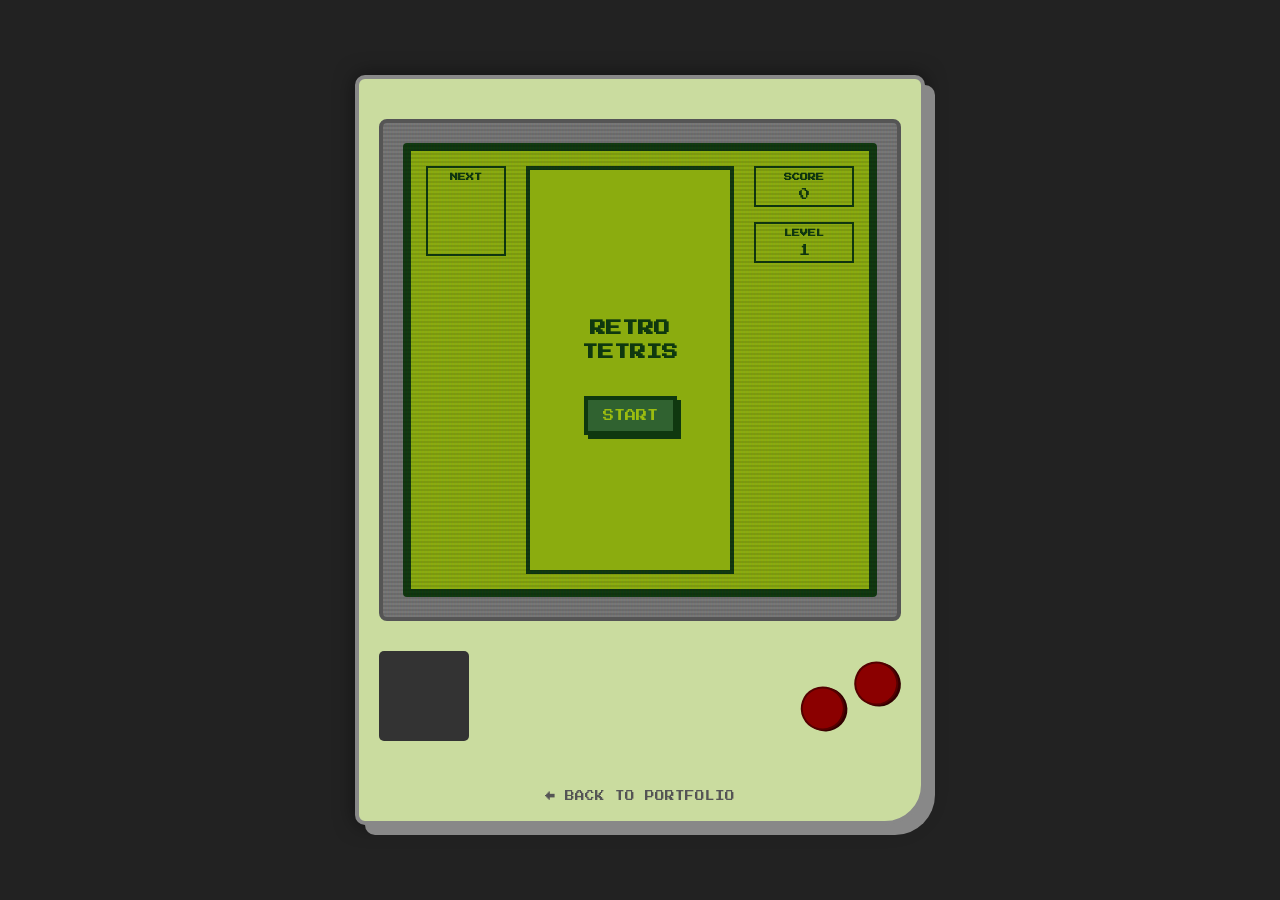
<file: tetris.html>
<!DOCTYPE html>
<html lang="ja">
<head>
    <meta charset="UTF-8">
    <meta name="viewport" content="width=device-width, initial-scale=1.0">
    <title>RETRO TETRIS</title>
    <link href="https://fonts.googleapis.com/css2?family=Press+Start+2P&display=swap" rel="stylesheet">
    <style>
        :root {
            /* ゲームボーイ風パレット */
            --gb-lightest: #9bbc0f;
            --gb-light: #8bac0f;
            --gb-dark: #306230;
            --gb-darkest: #0f380f;
        }

        body {
            margin: 0;
            padding: 0;
            background-color: #222;
            color: var(--gb-darkest);
            font-family: 'Press Start 2P', cursive;
            display: flex;
            justify-content: center;
            align-items: center;
            height: 100vh;
            overflow: hidden;
        }

        /* 筐体（GameBoy風） */
        .handheld {
            background-color: #cadc9f; /* 筐体色 */
            padding: 40px 20px 80px 20px;
            border-radius: 10px 10px 40px 10px;
            box-shadow: 10px 10px 0 #888, 0 0 20px rgba(0,0,0,0.5);
            border: 4px solid #888;
            position: relative;
        }

        .screen-frame {
            background-color: #777;
            padding: 20px;
            border-radius: 8px;
            border: 4px solid #555;
            position: relative;
        }

        /* 走査線エフェクト用オーバーレイ */
        .screen-frame::after {
            content: "";
            position: absolute;
            top: 0; left: 0; width: 100%; height: 100%;
            background: linear-gradient(rgba(18, 16, 16, 0) 50%, rgba(0, 0, 0, 0.1) 50%), 
                        linear-gradient(90deg, rgba(255, 0, 0, 0.03), rgba(0, 255, 0, 0.01), rgba(0, 0, 255, 0.03));
            background-size: 100% 4px, 3px 100%;
            pointer-events: none;
            z-index: 10;
        }

        .main-container {
            display: flex;
            gap: 20px;
            background-color: var(--gb-light);
            padding: 15px;
            border: 8px solid var(--gb-darkest);
            border-radius: 4px;
        }

        /* サイドパネル */
        .side-panel {
            width: 80px;
            display: flex;
            flex-direction: column;
            gap: 20px;
            font-size: 0.5rem;
        }

        .panel-box {
            border: 2px solid var(--gb-darkest);
            padding: 5px;
            text-align: center;
        }

        .panel-label {
            margin-bottom: 8px;
            font-weight: bold;
        }

        #next-canvas {
            background: transparent;
        }

        /* メインゲームボード */
        #game-board-wrapper {
            position: relative;
            border: 4px solid var(--gb-darkest);
        }

        #tetris {
            display: block;
            background-color: var(--gb-light);
        }

        /* スタッツ */
        .info-panel {
            width: 100px;
            display: flex;
            flex-direction: column;
            gap: 15px;
            font-size: 0.5rem;
        }

        .stat-value {
            margin-top: 5px;
            font-size: 0.7rem;
        }

        /* オーバーレイ（Start/GameOver） */
        .overlay {
            position: absolute;
            top: 0;
            left: 0;
            width: 100%;
            height: 100%;
            display: flex;
            flex-direction: column;
            justify-content: center;
            align-items: center;
            background-color: var(--gb-light);
            z-index: 100;
        }

        .hidden { display: none !important; }

        h1 {
            font-size: 1rem;
            margin-bottom: 2rem;
            text-align: center;
            line-height: 1.5;
        }

        .btn {
            background-color: var(--gb-dark);
            color: var(--gb-lightest);
            border: 4px solid var(--gb-darkest);
            padding: 10px 15px;
            font-family: inherit;
            font-size: 0.7rem;
            cursor: pointer;
            box-shadow: 4px 4px 0 var(--gb-darkest);
        }

        .btn:active {
            box-shadow: 1px 1px 0 var(--gb-darkest);
            transform: translate(3px, 3px);
        }

        .back-btn {
            position: absolute;
            bottom: 20px;
            left: 50%;
            transform: translateX(-50%);
            color: #555;
            text-decoration: none;
            font-size: 0.6rem;
        }

        /* コントロールボタン（筐体の一部として） */
        .controls-visual {
            margin-top: 30px;
            display: flex;
            justify-content: space-between;
            align-items: center;
        }

        .d-pad {
            position: relative;
            width: 90px;
            height: 90px;
            background-color: #333;
            border-radius: 5px;
        }

        .a-b-btns {
            display: flex;
            gap: 15px;
            transform: rotate(-25deg);
        }

        .ab-btn {
            width: 40px;
            height: 40px;
            background-color: #8b0000;
            border-radius: 50%;
            border: 2px solid #500;
            box-shadow: 2px 2px 0 #300;
        }

        /* モバイル用隠しボタン */
        #mobile-controls {
            position: fixed;
            bottom: 150px;
            display: none;
            width: 100%;
            justify-content: center;
            gap: 40px;
        }

        @media (max-width: 600px) {
            #mobile-controls { display: flex; }
        }
    </style>
</head>
<body>
    <div class="handheld">
        <div class="screen-frame">
            <div class="main-container">
                <!-- 左: NEXT -->
                <div class="side-panel">
                    <div class="panel-box">
                        <div class="panel-label">NEXT</div>
                        <canvas id="next-canvas" width="60" height="60"></canvas>
                    </div>
                </div>

                <!-- 中: メインボード -->
                <div id="game-board-wrapper">
                    <canvas id="tetris" width="200" height="400"></canvas>
                    
                    <div id="start-overlay" class="overlay">
                        <h1>RETRO<br>TETRIS</h1>
                        <button id="start-btn" class="btn">START</button>
                    </div>

                    <div id="game-over-overlay" class="overlay hidden">
                        <h1>GAME OVER</h1>
                        <div id="final-score" style="font-size: 1rem; margin-bottom: 20px;">0</div>
                        <button id="restart-btn" class="btn">RETRY</button>
                    </div>
                </div>

                <!-- 右: スタッツ -->
                <div class="info-panel">
                    <div class="panel-box">
                        <div class="panel-label">SCORE</div>
                        <div id="score" class="stat-value">0</div>
                    </div>
                    <div class="panel-box">
                        <div class="panel-label">LEVEL</div>
                        <div id="level" class="stat-value">1</div>
                    </div>
                </div>
            </div>
        </div>

        <div class="controls-visual">
            <div class="d-pad"></div>
            <div class="a-b-btns">
                <div class="ab-btn"></div>
                <div class="ab-btn"></div>
            </div>
        </div>

        <a href="index.html" class="back-btn">← BACK TO PORTFOLIO</a>
    </div>

    <script>
        const canvas = document.getElementById('tetris');
        const ctx = canvas.getContext('2d');
        const nextCanvas = document.getElementById('next-canvas');
        const nextCtx = nextCanvas.getContext('2d');

        const COLS = 10;
        const ROWS = 20;
        const BLOCK = 20;

        // レトロパレット（4階調グリーン）
        const GB_COLORS = {
            I: '#306230',
            J: '#306230',
            L: '#306230',
            O: '#306230',
            S: '#306230',
            T: '#306230',
            Z: '#306230'
        };

        const SHAPES = {
            I: [[0,0,0,0],[1,1,1,1],[0,0,0,0],[0,0,0,0]],
            J: [[1,0,0],[1,1,1],[0,0,0]],
            L: [[0,0,1],[1,1,1],[0,0,0]],
            O: [[1,1],[1,1]],
            S: [[0,1,1],[1,1,0],[0,0,0]],
            T: [[0,1,0],[1,1,1],[0,0,0]],
            Z: [[1,1,0],[0,1,1],[0,0,0]]
        };

        let board = Array.from({length: ROWS}, () => Array(COLS).fill(0));
        let score = 0;
        let lines = 0;
        let level = 1;
        let gameRunning = false;
        let lastTime = 0;
        let dropCounter = 0;
        let dropInterval = 1000;

        let player = {
            pos: {x: 0, y: 0},
            matrix: null,
            type: null,
            next: null
        };

        function createPiece(type) {
            return SHAPES[type].map(row => [...row]);
        }

        function drawBlock(context, x, y, type, isGhost = false) {
            const xPos = x * BLOCK;
            const yPos = y * BLOCK;

            if (isGhost) {
                context.strokeStyle = '#0f380f';
                context.setLineDash([2, 2]);
                context.strokeRect(xPos + 2, yPos + 2, BLOCK - 4, BLOCK - 4);
                context.setLineDash([]);
            } else {
                // 外枠
                context.fillStyle = '#0f380f';
                context.fillRect(xPos, yPos, BLOCK, BLOCK);
                // 内面
                context.fillStyle = '#306230';
                context.fillRect(xPos + 2, yPos + 2, BLOCK - 4, BLOCK - 4);
                // ハイライト
                context.fillStyle = '#8bac0f';
                context.fillRect(xPos + 2, yPos + 2, 2, 2);
            }
        }

        function draw() {
            ctx.fillStyle = '#8bac0f';
            ctx.fillRect(0, 0, canvas.width, canvas.height);

            // ボードのブロック
            board.forEach((row, y) => {
                row.forEach((value, x) => {
                    if (value !== 0) drawBlock(ctx, x, y, value);
                });
            });

            // ゴースト
            const ghostPos = getGhostPosition();
            drawMatrix(player.matrix, ghostPos, true);

            // プレイヤー
            drawMatrix(player.matrix, player.pos);

            // NEXT表示
            drawNext();
        }

        function drawMatrix(matrix, offset, isGhost = false) {
            matrix.forEach((row, y) => {
                row.forEach((value, x) => {
                    if (value !== 0) {
                        drawBlock(ctx, x + offset.x, y + offset.y, player.type, isGhost);
                    }
                });
            });
        }

        function drawNext() {
            nextCtx.fillStyle = '#8bac0f';
            nextCtx.fillRect(0, 0, nextCanvas.width, nextCanvas.height);
            const matrix = SHAPES[player.next];
            const size = matrix.length;
            const b = 12;
            const offset = (nextCanvas.width - size * b) / 2;
            
            matrix.forEach((row, y) => {
                row.forEach((value, x) => {
                    if (value !== 0) {
                        const xp = offset + x * b;
                        const yp = offset + y * b;
                        nextCtx.fillStyle = '#0f380f';
                        nextCtx.fillRect(xp, yp, b, b);
                        nextCtx.fillStyle = '#306230';
                        nextCtx.fillRect(xp + 1, yp + 1, b - 2, b - 2);
                    }
                });
            });
        }

        function collide(board, player) {
            const [m, o] = [player.matrix, player.pos];
            for (let y = 0; y < m.length; ++y) {
                for (let x = 0; x < m[y].length; ++x) {
                    if (m[y][x] !== 0 && (board[y + o.y] && board[y + o.y][x + o.x]) !== 0) {
                        return true;
                    }
                }
            }
            return false;
        }

        function merge(board, player) {
            player.matrix.forEach((row, y) => {
                row.forEach((value, x) => {
                    if (value !== 0) {
                        board[y + player.pos.y][x + player.pos.x] = player.type;
                    }
                });
            });
        }

        function rotate(matrix, dir) {
            for (let y = 0; y < matrix.length; ++y) {
                for (let x = 0; x < y; ++x) {
                    [matrix[x][y], matrix[y][x]] = [matrix[y][x], matrix[x][y]];
                }
            }
            if (dir > 0) matrix.forEach(row => row.reverse());
            else matrix.reverse();
        }

        function playerDrop() {
            player.pos.y++;
            if (collide(board, player)) {
                player.pos.y--;
                merge(board, player);
                playerReset();
                arenaSweep();
                updateScore();
            }
            dropCounter = 0;
        }

        function playerHardDrop() {
            while (!collide(board, player)) {
                player.pos.y++;
            }
            player.pos.y--;
            merge(board, player);
            playerReset();
            arenaSweep();
            updateScore();
            dropCounter = 0;
        }

        function playerMove(dir) {
            player.pos.x += dir;
            if (collide(board, player)) {
                player.pos.x -= dir;
            }
        }

        function playerRotate(dir) {
            const pos = player.pos.x;
            let offset = 1;
            rotate(player.matrix, dir);
            while (collide(board, player)) {
                player.pos.x += offset;
                offset = -(offset + (offset > 0 ? 1 : -1));
                if (offset > player.matrix[0].length) {
                    rotate(player.matrix, -dir);
                    player.pos.x = pos;
                    return;
                }
            }
        }

        function getGhostPosition() {
            const ghost = {
                pos: {x: player.pos.x, y: player.pos.y},
                matrix: player.matrix
            };
            while (!collide(board, ghost)) {
                ghost.pos.y++;
            }
            ghost.pos.y--;
            return ghost.pos;
        }

        function arenaSweep() {
            let rowCount = 1;
            outer: for (let y = ROWS - 1; y > 0; --y) {
                for (let x = 0; x < COLS; ++x) {
                    if (board[y][x] === 0) continue outer;
                }
                const row = board.splice(y, 1)[0].fill(0);
                board.unshift(row);
                ++y;
                score += rowCount * 100;
                lines += 1;
                rowCount *= 2;
            }
            level = Math.floor(lines / 10) + 1;
            dropInterval = 1000 - (level - 1) * 100;
            if(dropInterval < 100) dropInterval = 100;
        }

        function playerReset() {
            const pieces = 'ILJOTSZ';
            if (!player.next) player.next = pieces[pieces.length * Math.random() | 0];
            player.type = player.next;
            player.matrix = createPiece(player.type);
            player.next = pieces[pieces.length * Math.random() | 0];
            player.pos.y = 0;
            player.pos.x = (COLS / 2 | 0) - (player.matrix[0].length / 2 | 0);
            if (collide(board, player)) {
                gameOver();
            }
        }

        function updateScore() {
            document.getElementById('score').innerText = score;
            document.getElementById('level').innerText = level;
        }

        function update(time = 0) {
            if (!gameRunning) return;
            const deltaTime = time - lastTime;
            lastTime = time;
            dropCounter += deltaTime;
            if (dropCounter > dropInterval) {
                playerDrop();
            }
            draw();
            requestAnimationFrame(update);
        }

        function startGame() {
            board.forEach(row => row.fill(0));
            score = 0; level = 1; dropInterval = 1000;
            updateScore();
            playerReset();
            gameRunning = true;
            document.getElementById('start-overlay').classList.add('hidden');
            document.getElementById('game-over-overlay').classList.add('hidden');
            lastTime = performance.now();
            update();
        }

        function gameOver() {
            gameRunning = false;
            document.getElementById('final-score').innerText = score;
            document.getElementById('game-over-overlay').classList.remove('hidden');
        }

        document.addEventListener('keydown', event => {
            if (!gameRunning) return;
            if (event.keyCode === 37) playerMove(-1);
            else if (event.keyCode === 39) playerMove(1);
            else if (event.keyCode === 40) playerDrop();
            else if (event.keyCode === 38) playerRotate(1);
            else if (event.keyCode === 32) playerHardDrop();
        });

        document.getElementById('start-btn').onclick = startGame;
        document.getElementById('restart-btn').onclick = startGame;
        draw();
    </script>
</body>
</html>
</file>
<file: 8x8-tic-tac-toe/style.css>
:root {
  --color-bg: #000000;
  --color-p1: #00ff00;
  /* ネオングリーン */
  --color-p2: #ff00ff;
  /* ネオンマゼンタ */
  --color-grid: #333333;
  --color-text: #ffffff;
  --color-border: #aaaaaa;
  --cell-size: clamp(30px, 8vmin, 60px);
}

* {
  box-sizing: border-box;
  margin: 0;
  padding: 0;
}

body {
  font-family: 'DotGothic16', sans-serif;
  background-color: var(--color-bg);
  color: var(--color-text);
  min-height: 100vh;
  display: flex;
  justify-content: center;
  align-items: center;
  overflow: hidden;
  text-transform: uppercase;
}

/* CRT画面風のスキャンライン効果 */
.crt-overlay {
  position: fixed;
  top: 0;
  left: 0;
  width: 100vw;
  height: 100vh;
  background: linear-gradient(rgba(18, 16, 16, 0) 50%,
      rgba(0, 0, 0, 0.25) 50%), linear-gradient(90deg,
      rgba(255, 0, 0, 0.06),
      rgba(0, 255, 0, 0.02),
      rgba(0, 0, 255, 0.06));
  background-size: 100% 4px, 6px 100%;
  pointer-events: none;
  z-index: 1000;
}

.app-container {
  width: 100%;
  max-width: 800px;
  padding: 2rem;
  display: flex;
  flex-direction: column;
  align-items: center;
  gap: 2rem;
  z-index: 10;
}

header {
  text-align: center;
}

h1 {
  font-size: clamp(2rem, 5vw, 3.5rem);
  color: var(--color-text);
  text-shadow: 2px 2px 0 var(--color-p1), -2px -2px 0 var(--color-p2);
  margin-bottom: 0.5rem;
  letter-spacing: 4px;
}

.subtitle {
  color: #ffff00;
  font-size: 1.2rem;
  letter-spacing: 2px;
}

.blink {
  animation: blinker 1s linear infinite;
}

@keyframes blinker {
  50% {
    opacity: 0;
  }
}

.game-info {
  display: flex;
  justify-content: center;
  width: 100%;
  margin-bottom: 10px;
}

.turn-indicator {
  border: 4px solid var(--color-border);
  padding: 0.5rem 1.5rem;
  display: flex;
  align-items: center;
  gap: 1rem;
  background: #111;
  box-shadow: 4px 4px 0 var(--color-grid);
}

.player-icon {
  font-size: 1.5rem;
}

.turn-text {
  font-size: 1.2rem;
}

.board-container {
  border: 4px solid var(--color-border);
  padding: 4px;
  background-color: var(--color-grid);
  box-shadow: inset 0 0 10px rgba(0, 0, 0, 0.8), 8px 8px 0 rgba(255, 255, 255, 0.1);
}

.board {
  display: grid;
  grid-template-columns: repeat(var(--board-size), var(--cell-size));
  grid-template-rows: repeat(var(--board-size), var(--cell-size));
  gap: 2px;
  background-color: var(--color-bg);
}

.cell {
  background-color: #000;
  border: 2px dashed #333;
  display: flex;
  justify-content: center;
  align-items: center;
  cursor: pointer;
  font-size: calc(var(--cell-size) * 0.7);
  user-select: none;
}

.cell:hover {
  background-color: #111;
  border-style: solid;
  border-color: #555;
}

.cell.marked {
  cursor: default;
}

.mark-o {
  color: var(--color-p1);
  text-shadow: 0 0 5px var(--color-p1);
}

.mark-x {
  color: var(--color-p2);
  text-shadow: 0 0 5px var(--color-p2);
}

.cell.winning-cell {
  background-color: #333;
  animation: winner-flash 0.5s infinite;
}

@keyframes winner-flash {
  0% {
    background-color: #000;
  }

  50% {
    background-color: #fff;
    color: #000;
  }

  100% {
    background-color: #000;
  }
}

.controls {
  margin-top: 1rem;
}

.btn-primary {
  background: #000;
  color: var(--color-text);
  border: 4px solid var(--color-text);
  padding: 1rem 2rem;
  font-size: 1.2rem;
  font-family: inherit;
  cursor: pointer;
  box-shadow: 4px 4px 0 var(--color-text);
  transition: transform 0.1s, box-shadow 0.1s;
}

.btn-primary:hover {
  background: #222;
}

.btn-primary:active {
  transform: translate(4px, 4px);
  box-shadow: 0 0 0 var(--color-text);
}

/* Modal */
.modal-overlay {
  position: fixed;
  top: 0;
  left: 0;
  width: 100%;
  height: 100%;
  background: rgba(0, 0, 0, 0.85);
  display: flex;
  justify-content: center;
  align-items: center;
  display: none;
  z-index: 100;
}

.modal-overlay.show {
  display: flex;
}

.modal-content.retro-panel {
  background: #000;
  border: 4px solid var(--color-text);
  padding: 2rem;
  text-align: center;
  box-shadow: 10px 10px 0 var(--color-p1);
}

.modal-overlay.show .modal-content.winner-o {
  box-shadow: 10px 10px 0 var(--color-p1);
  border-color: var(--color-p1);
}

.modal-overlay.show .modal-content.winner-x {
  box-shadow: 10px 10px 0 var(--color-p2);
  border-color: var(--color-p2);
}

.modal-content h2 {
  font-size: 2.5rem;
  margin-bottom: 1rem;
  color: #fff;
}

.modal-content.winner-o h2 {
  color: var(--color-p1);
  text-shadow: 0 0 10px var(--color-p1);
}

.modal-content.winner-x h2 {
  color: var(--color-p2);
  text-shadow: 0 0 10px var(--color-p2);
}

.modal-content p {
  font-size: 1.5rem;
  color: #fff;
  margin-bottom: 2rem;
}

/* 追加: スタート画面と表示切り替え */
.hidden {
  display: none !important;
}

/* ホームボタン */
.home-btn {
  position: fixed;
  top: 20px;
  right: 20px;
  font-size: 2.5rem;
  background: none;
  border: none;
  cursor: pointer;
  z-index: 100;
  transition: transform 0.2s;
  text-shadow: 2px 2px 0 var(--color-p1);
}

.home-btn:hover {
  transform: scale(1.1);
  text-shadow: 2px 2px 0 var(--color-p2);
}

.start-screen {
  display: flex;
  flex-direction: column;
  align-items: center;
  justify-content: center;
  width: 100%;
  margin-top: 2rem;
}

.menu-options {
  display: flex;
  flex-direction: column;
  gap: 1.5rem;
  width: 100%;
  max-width: 400px;
}

.menu-btn {
  width: 100%;
  padding: 1.5rem;
  font-size: 1.5rem;
  letter-spacing: 2px;
}

/* スライダー用UI */
.size-selector-container {
  width: 100%;
  max-width: 400px;
  margin-bottom: 2rem;
  border: 4px solid var(--color-border);
  padding: 1rem;
  background: #111;
  text-align: center;
}

.size-selector-container label {
  display: block;
  font-size: 1.2rem;
  margin-bottom: 1rem;
  color: #ff0;
}

.slider-wrapper {
  display: flex;
  align-items: center;
  gap: 10px;
  margin-bottom: 1rem;
}

.slider-wrapper span {
  font-size: 1.2rem;
}

.retro-slider {
  -webkit-appearance: none;
  width: 100%;
  height: 4px;
  background: var(--color-grid);
  outline: none;
  margin: 10px 0;
}

.retro-slider::-webkit-slider-thumb {
  -webkit-appearance: none;
  appearance: none;
  width: 20px;
  height: 30px;
  background: var(--color-p1);
  cursor: pointer;
  border: 4px solid var(--color-text);
}

.retro-slider::-moz-range-thumb {
  width: 20px;
  height: 30px;
  background: var(--color-p1);
  cursor: pointer;
  border: 4px solid var(--color-text);
}

.current-size {
  font-size: 1.5rem;
  color: var(--color-text);
  margin-top: 0.5rem;
}
</file>
